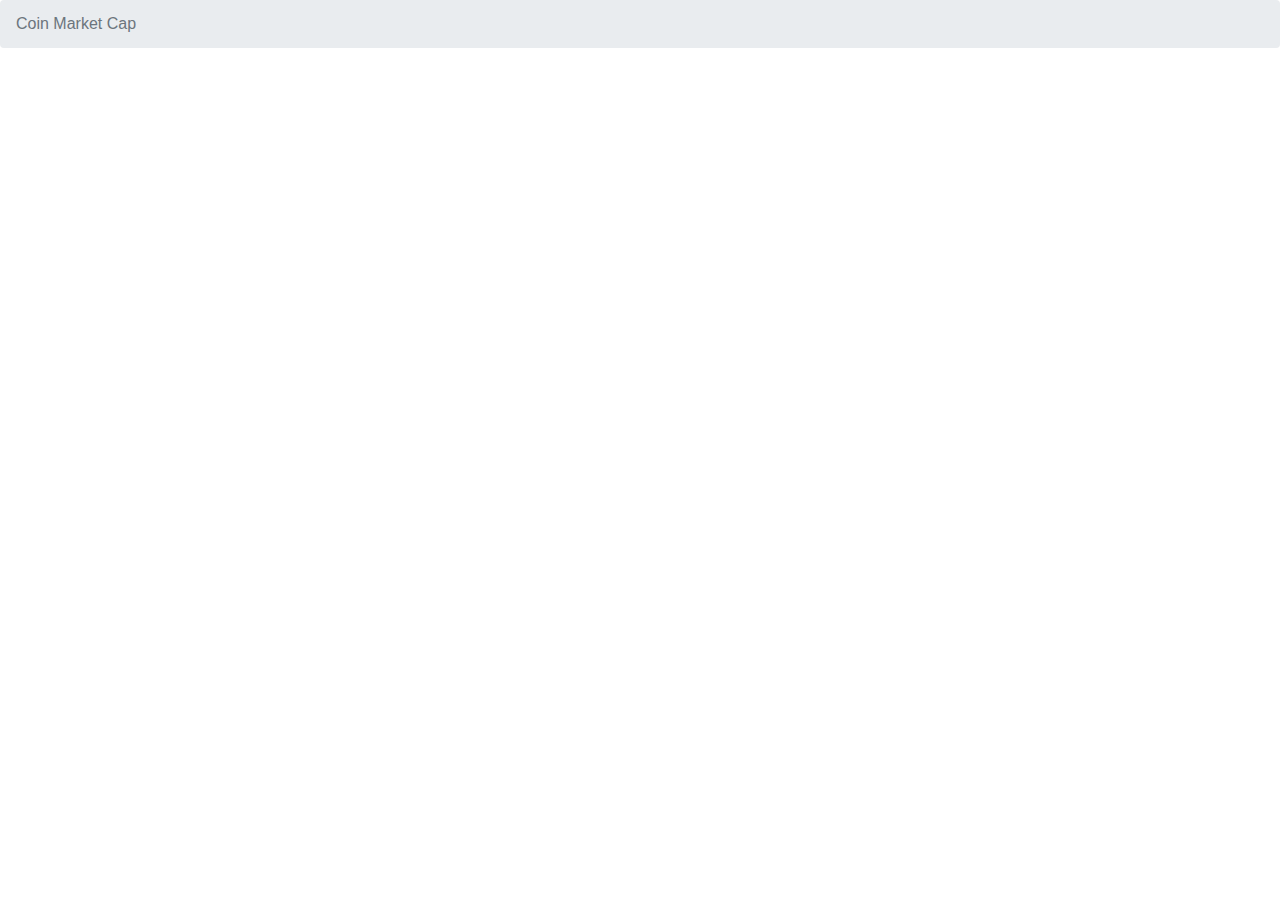
<file: API de criptomoeadas/index.html>
<!DOCTYPE html>
<html>
    <head>
        <title>CoinMarketCap</title>
        <link rel="stylesheet" type="text/css"
        href="https://stackpath.bootstrapcdn.com/bootstrap/4.5.0/css/bootstrap.min.css">
        <meta charset="utf-8">       
    </head>
    <body>
        <nav aria-label="breadcrumb">
            <ol class="breadcrumb">
              <li class="breadcrumb-item active" aria-current="page">Coin Market Cap</li>
            </ol>
          </nav>
        
          <div class="d-flex p-3 bd-highlight">
            <div id='coins'></div>
          </div>
       

        <script type="text/javascript">
            //My api key
            var apikey = {
                key: '4fc31f25-3569-4a52-adc2-61a361158b3a'
            }

        //GET Fetch Requisition
        fetch('https://pro-api.coinmarketcap.com/v1/cryptocurrency/map?CMC_PRO_API_KEY=' +
                apikey.key)
                .then((response) => {
                    if(!response.ok) throw new Error('Erro ao executar a requisição, status ' + response.status);
                    return response.json();
            })
            .then((api) => {
                
                var texto = "";
                // Get 10 coins and symbols 
                for(let i = 0; i < 10; i++){



                //Show API information

                   texto = texto + `
                  
                    <div class="media">
                        <img src="coin.jpg" class="align-self-center mr-3" alt="coin" width="100" height="60">
                        <div class="media-body">
                        <h5 class="mt-2">${api.data[i].name}</h5>
                        <p style="margin:5px 0;">${api.data[i].symbol}</p>
                        <p style="font-size:12px;">${api.data[i].first_historical_data}</p>
                        </div>
                    </div>
               
                    `;

                    document.getElementById("coins").innerHTML = texto;
                    
                }
            })
            .catch((error) => {
                console.error(error.message);
            });
        </script>    
    </body>
</html>
</file>
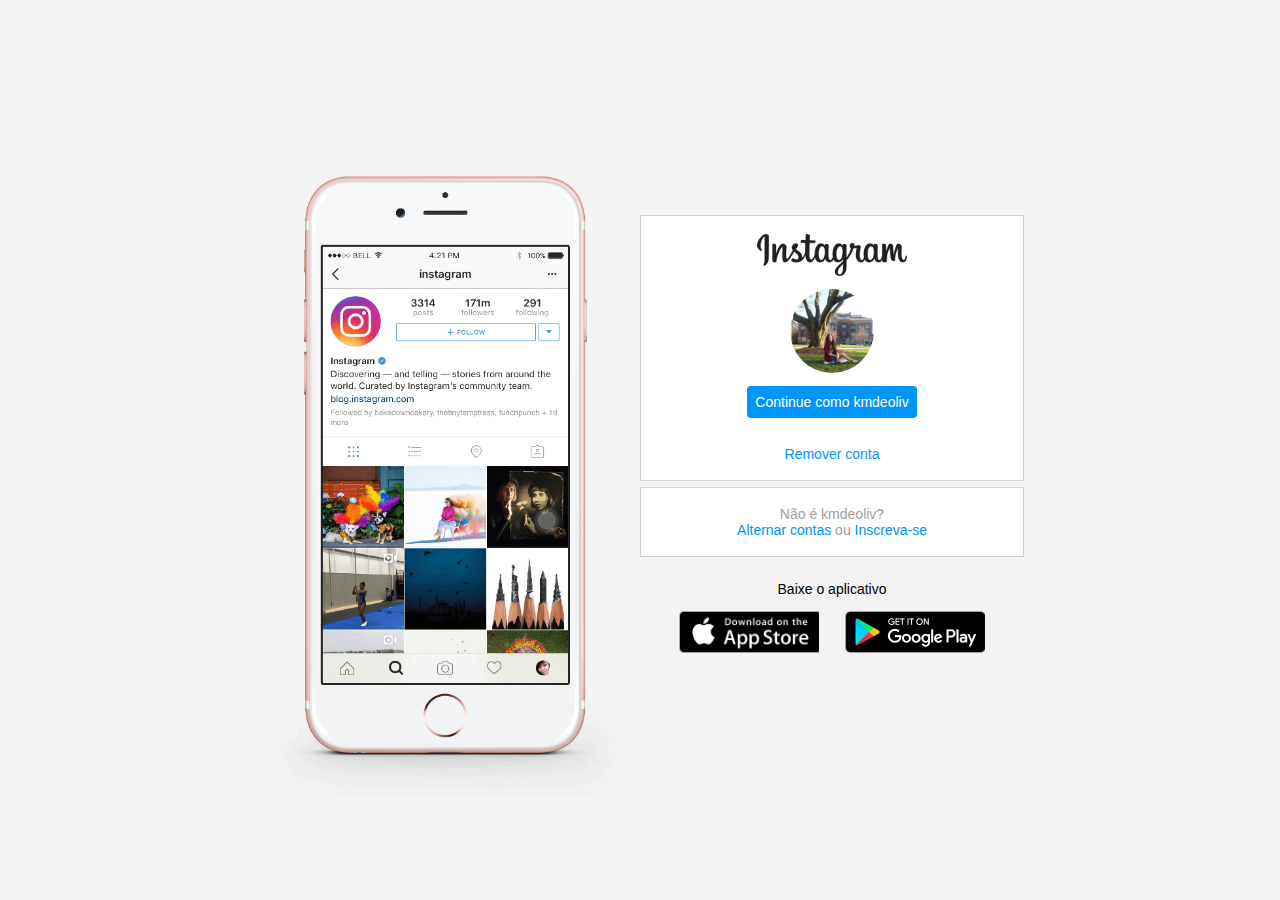
<file: Recriando a página inicial do Instagram/index.html>
<!DOCTYPE html>
<html lang="en">
<head>
    <meta charset="UTF-8">
    <meta name="viewport" content="width=device-width, initial-scale=1.0">
    <link rel="stylesheet" href="style.css">
    <title>Instagram</title>
</head>
<body>
    <div class="instagram-wrapper">
        <div class="instagram-phone">
            <img src="./img/instagram-celular.png" alt="celular">
        </div>
        <div class="instagram-continue">
            <div class="group">
                <img src="./img/instagram-logo.png" class="instagram-logo" alt="instagram logo">
                <div class="profile-photo">
                    <img src="./img/perfil-instagram.jpg" alt="foto de perfil">
                </div>
                <a href="#" class="instagram-login">Continue como kmdeoliv</a>
                <a href="#" class="instagram-logout">Remover conta</a>
            </div>
            <div class="group">
                <p class="not-account">Não é kmdeoliv?</p>
                <p class="not-account">
                    <span class="link-blue">Alternar contas</span>
                    ou
                    <span class="link-blue">Inscreva-se</span>
                </p>
            </div>
            <div class="get-the-app">
                <p class="get-app">Baixe o aplicativo</p>
                <div class="download">
                    <a href="https://apps.apple.com/br/app/instagram/id389801252" class="app-download" target="_blank"></a>
                    <a href="https://play.google.com/store" class="app-download" target="_blank"></a>
                </div>
            </div>
        </div>
    </div>
</body>
</html>
</file>
<file: Recriando a página inicial do Instagram/style.css>
* {
    padding: 0;
    margin: 0;
    box-sizing: border-box;
    text-decoration: none;
    font-family: sans-serif;
    font-size: 14px;
}

body {
    width: 100%;
    min-height: 100vh;
    background-color: rgb(243, 243, 243);
    margin: 0;
    padding: 0;
    display: flex;
    justify-content: center;
}

.instagram-wrapper {
    display: flex;
    align-items: center;
    justify-content: start;
    width: 60%;
    height: 100vh;
}

.instagram-phone {
    display: flex;
    align-items: center;
    justify-content: center;
    width: 50%;
}

.instagram-phone img {
    height: 50rem;
}

.instagram-continue {
    display: flex;
    align-items: center; /* horizontal */
    justify-content: space-around; /* vertical */
    flex-direction: column;
    width: 50%;
    min-height: 34rem;
}

.group {
    display: flex;
    justify-content: space-between;
    align-items: center;
    flex-direction: column;
    background-color: #ffffff;
    width: 100%;
    padding: 1.3rem 0;
    border: 1px solid lightgray;
}

.group:nth-child(1) {
    min-height: 19rem;
}

.instagram-logo {
    height: 3rem;
}

.profile-photo {
    display: flex;
    justify-content: center;
    align-items: center;
    border-radius: 50%;
    overflow: hidden;
}

.profile-photo img {
    height: 6rem;
}

.instagram-login {
    background-color: #0095f6;
    color: #ffffff;
    padding: 8px;
    border-radius: 4px;
}

.instagram-logout {
    color: #0095f6;
    margin-top: 1rem;
}

.not-account {
    color: rgb(160, 160, 160);
}

.link-blue {
    color: #0095f6;
}

.get-the-app {
    display: flex;
    flex-direction: column;
    align-items: center;
    justify-content: center;
    width: 100%;
    padding: 1.3rem 0;
}

.download {
    display: flex;
    width: 100%;
    justify-content: space-evenly;
    align-items: center;
    padding: 1rem;
}

.app-download {
    height: 3rem;
    width: 10rem;
    background-size: cover;
}

.app-download:nth-child(1) {
    background-image: url('./img/apple-button.png');
}

.app-download:nth-child(2) {
    background-image: url('./img/googleplay-button.png');
}

/* media queries */


@media (max-width: 1024px) {
    .instagram-wrapper {
        width: 90%;
    }
}

@media (max-width: 650px) {
    body {
        background-color: #ffffff;
    }

    .instagram-wrapper {
        width: 90%;
    }

    .instagram-phone {
        display: none;
    }

    .instagram-continue {
        width: 100%;
    }
    
    .group {
        border: 1px solid transparent;
    }
}
</file>
